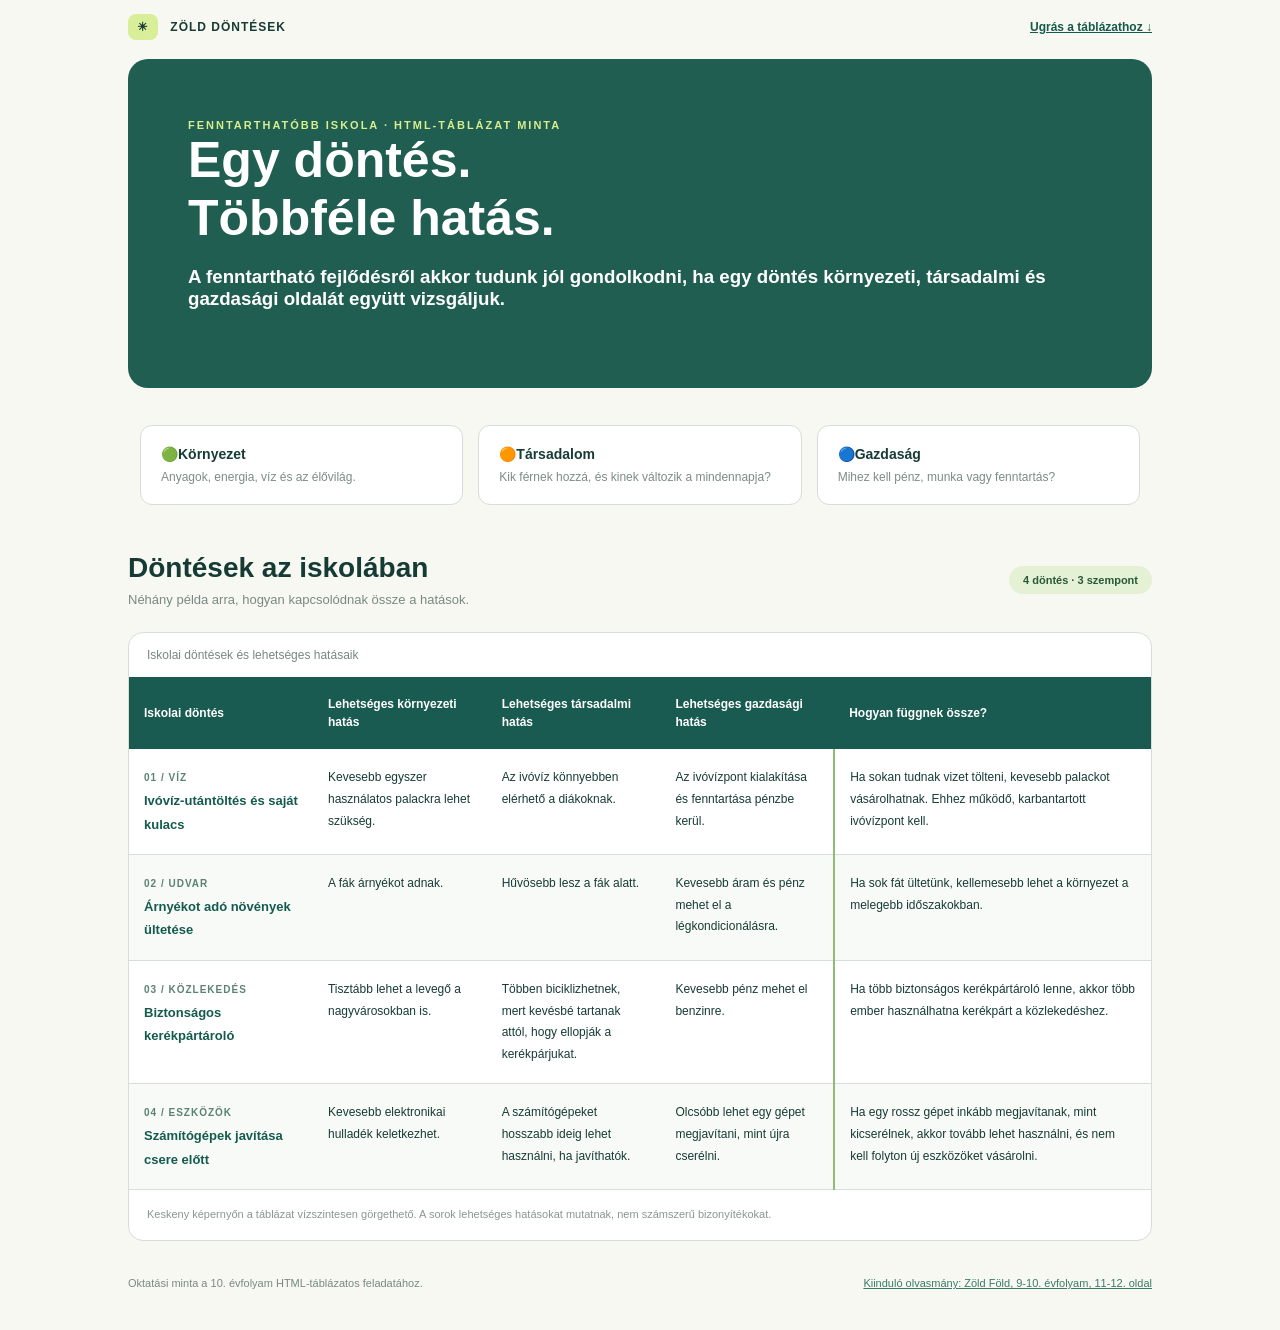
<file: index.html>
<!doctype html>
<html lang="hu">
  <head>
    <meta charset="UTF-8" />
    <meta name="viewport" content="width=device-width, initial-scale=1.0" />
    <title>Csipkés Bálazs</title>
    <link rel="stylesheet" href="stílus.css" />
  </head>
  <body>
    <main>
      <nav>
        <p><span class="ikon">☀</span> ZÖLD DÖNTÉSEK</p>
        <a href="#tablazat">Ugrás a táblázathoz ↓</a>
      </nav>

      <header id="fejlec">
        <p>Fenntarthatóbb iskola · HTML-táblázat minta</p>
        <h1>
          Egy döntés. <br />
          Többféle hatás.
        </h1>
        <h3>
          A fenntartható fejlődésről akkor tudunk jól gondolkodni, ha egy döntés
          környezeti, társadalmi és gazdasági oldalát együtt vizsgáljuk.
        </h3>
      </header>
      <section class="dobozok">
        <div>
          <h3>🟢Környezet</h3>
          <p>Anyagok, energia, víz és az élővilág.</p>
        </div>
        <div>
          <h3>🟠Társadalom</h3>
          <p>Kik férnek hozzá, és kinek változik a mindennapja?</p>
        </div>
        <div>
          <h3>🔵Gazdaság</h3>
          <p>Mihez kell pénz, munka vagy fenntartás?</p>
        </div>
      </section>
      <header id="tablazat">
        <h1>Döntések az iskolában</h1>
        <p>Néhány példa arra, hogyan kapcsolódnak össze a hatások.</p>
        <span>4 döntés · 3 szempont</span>
      </header>
      <article>
        <table>
          <caption>
            Iskolai döntések és lehetséges hatásaik
          </caption>

          <thead>
            <tr>
              <th>Iskolai döntés</th>
              <th>Lehetséges környezeti hatás</th>
              <th>Lehetséges társadalmi hatás</th>
              <th>Lehetséges gazdasági hatás</th>
              <th>Hogyan függnek össze?</th>
            </tr>
          </thead>

          <tbody>
            <tr>
              <td>
                <small>01 / VÍZ</small><br />
                <strong>Ivóvíz-utántöltés és saját kulacs</strong>
              </td>

              <td>Kevesebb egyszer használatos palackra lehet szükség.</td>

              <td>Az ivóvíz könnyebben elérhető a diákoknak.</td>

              <td>Az ivóvízpont kialakítása és fenntartása pénzbe kerül.</td>

              <td>
                Ha sokan tudnak vizet tölteni, kevesebb palackot vásárolhatnak.
                Ehhez működő, karbantartott ivóvízpont kell.
              </td>
            </tr>

            <tr>
              <td>
                <small>02 / UDVAR</small><br />
                <strong>Árnyékot adó növények ültetése</strong>
              </td>

              <td>A fák árnyékot adnak.</td>

              <td>Hűvösebb lesz a fák alatt.</td>

              <td>Kevesebb áram és pénz mehet el a légkondicionálásra.</td>

              <td>
                Ha sok fát ültetünk, kellemesebb lehet a környezet a melegebb
                időszakokban.
              </td>
            </tr>

            <tr>
              <td>
                <small>03 / KÖZLEKEDÉS</small><br />
                <strong>Biztonságos kerékpártároló</strong>
              </td>

              <td>Tisztább lehet a levegő a nagyvárosokban is.</td>

              <td>
                Többen biciklizhetnek, mert kevésbé tartanak attól, hogy
                ellopják a kerékpárjukat.
              </td>

              <td>Kevesebb pénz mehet el benzinre.</td>

              <td>
                Ha több biztonságos kerékpártároló lenne, akkor több ember
                használhatna kerékpárt a közlekedéshez.
              </td>
            </tr>

            <tr>
              <td>
                <small>04 / ESZKÖZÖK</small><br />
                <strong>Számítógépek javítása csere előtt</strong>
              </td>

              <td>Kevesebb elektronikai hulladék keletkezhet.</td>

              <td>
                A számítógépeket hosszabb ideig lehet használni, ha javíthatók.
              </td>

              <td>Olcsóbb lehet egy gépet megjavítani, mint újra cserélni.</td>

              <td>
                Ha egy rossz gépet inkább megjavítanak, mint kicserélnek, akkor
                tovább lehet használni, és nem kell folyton új eszközöket
                vásárolni.
              </td>
            </tr>
          </tbody>

          <tfoot>
            <tr>
              <td colspan="5">
                Keskeny képernyőn a táblázat vízszintesen görgethető. A sorok
                lehetséges hatásokat mutatnak, nem számszerű bizonyítékokat.
              </td>
            </tr>
          </tfoot>
        </table>
      </article>
      <footer>
        <p>Oktatási minta a 10. évfolyam HTML-táblázatos feladatához.</p>
        <a href="#">
          Kiinduló olvasmány: Zöld Föld, 9-10. évfolyam, 11-12. oldal
        </a>
      </footer>
    </main>
  </body>
</html>
</file>
<file: stílus.css>
* {
  box-sizing: border-box;
}

body {
  margin: 0;
  background-color: #f7f8f2;
  font-family: "Segoe UI", Arial, sans-serif;
  color: #173b35;
}
main {
  width: 80%;
  max-width: 1100px;
  margin: auto;
  display: grid;
  gap: 25px;
}
h1 {
  font-size: 50px;
  margin: 0;
  color: white;
}
table {
  width: 100%;
  min-width: 750px;
  border-collapse: collapse;
  table-layout: fixed;
}
section {
  display: grid;
  grid-template-columns: 1fr 1fr 1fr;
  gap: 2%;
  padding: 12px;
}
div {
  border: solid black;
  border-radius: 25px;
  padding: 12px;
}

nav {
  display: grid;
  grid-template-columns: 1fr auto;
  align-items: center;
  margin-top: 20px;
}
nav p {
  margin: 0;
  font-size: 12px;
  font-weight: bold;
  letter-spacing: 1px;
}
nav a {
  font-size: 12px;
  font-weight: bold;
  color: #15594c;
  text-decoration: underline;
}
.ikon {
  background-color: #d9ee98;
  padding: 6px 9px;
  border-radius: 8px;
  margin-right: 8px;
}
span {
  background-color: #c8e67a;
  border-radius: 5px;
  padding: 3px;
}

#fejlec {
  background-color: #205e51;
  border-radius: 20px;
  color: white;
  color: white;
  padding: 60px;
}
#fejlec p {
  font-size: 11px;
  font-weight: bold;
  letter-spacing: 2px;
  text-transform: uppercase;
  color: #d6ee8e;
  margin: 0;
}
#fejlecalso h1 {
  font-size: 56px;
  line-height: 1;
  margin: 20px 0;
  letter-spacing: -2px;
  color: white;
}

#fejlecalso h3 {
  font-size: 15px;
  line-height: 1.6;
  font-weight: normal;
  max-width: 550px;
  margin: 0;
}

.dobozok {
  display: grid;
  grid-template-columns: repeat(3, 1fr);
  gap: 15px;
}

.dobozok div {
  background-color: white;
  border: 1px solid #d5ded8;
  border-radius: 12px;
  padding: 20px;
}

.dobozok h3 {
  font-size: 14px;
  margin: 0 0 8px;
}

.dobozok p {
  font-size: 12px;
  color: #7c8c85;
  margin: 0;
}

#tablazat {
  display: grid;
  grid-template-columns: 1fr auto;
  align-items: center;
  margin-top: 10px;
}

#tablazat h1 {
  grid-column: 1;
  font-size: 28px;
  margin: 0;
  color: #153b34;
}

#tablazat p {
  grid-column: 1;
  font-size: 13px;
  color: #7b8983;
  margin: 8px 0 0;
}

#tablazat span {
  grid-column: 2;
  grid-row: 1 / 3;
  background-color: #e5f1d5;
  color: #285a37;
  padding: 8px 14px;
  border-radius: 20px;
  font-size: 11px;
  font-weight: bold;
}

article {
  background-color: white;
  border: 1px solid #d5ded8;
  border-radius: 15px;
  overflow-x: auto;
}

table {
  width: 100%;
  min-width: 750px;
  border-collapse: collapse;
  table-layout: fixed;
}

caption {
  text-align: left;
  font-size: 12px;
  color: #788781;
  padding: 15px 18px;
}

thead {
  background-color: #195b50;
  color: white;
}

th {
  padding: 18px 15px;
  text-align: left;
  font-size: 12px;
  line-height: 1.5;
}

td {
  padding: 18px 15px;
  font-size: 12px;
  line-height: 1.8;
  vertical-align: top;
  border-bottom: 1px solid #d5ded8;
}

th:first-child,
td:first-child {
  width: 18%;
}

th:nth-child(2),
th:nth-child(3),
th:nth-child(4) {
  width: 17%;
}

th:last-child {
  width: 31%;
}

tbody tr:nth-child(even) {
  background-color: #f8faf7;
}

tbody td:first-child {
  color: #145b4e;
}

strong {
  color: #145b4e;
  font-size: 13px;
}

small {
  color: #5b8276;
  font-size: 10px;
  font-weight: bold;
  letter-spacing: 1px;
}

tbody td:last-child {
  border-left: 2px solid #91bb75;
}

tfoot td {
  padding: 15px 18px;
  font-size: 11px;
  color: #899790;
  border-bottom: none;
}

footer {
  display: grid;
  grid-template-columns: 1fr 1fr;
  align-items: center;
  margin-bottom: 30px;
  font-size: 11px;
  color: #7a8983;
}

footer a {
  text-align: right;
  color: #3a7a68;
}

@media (max-width: 700px) {
  main {
    width: 92%;
  }

  #fejlecalso {
    padding: 30px;
  }

  #fejlecalso h1 {
    font-size: 36px;
  }

  .dobozok {
    grid-template-columns: 1fr;
  }

  #tablazat {
    grid-template-columns: 1fr;
    gap: 10px;
  }

  #tablazat span {
    grid-column: 1;
    grid-row: 3;
    justify-self: start;
  }

  footer {
    grid-template-columns: 1fr;
    gap: 10px;
  }

  footer a {
    text-align: left;
  }
}
</file>
